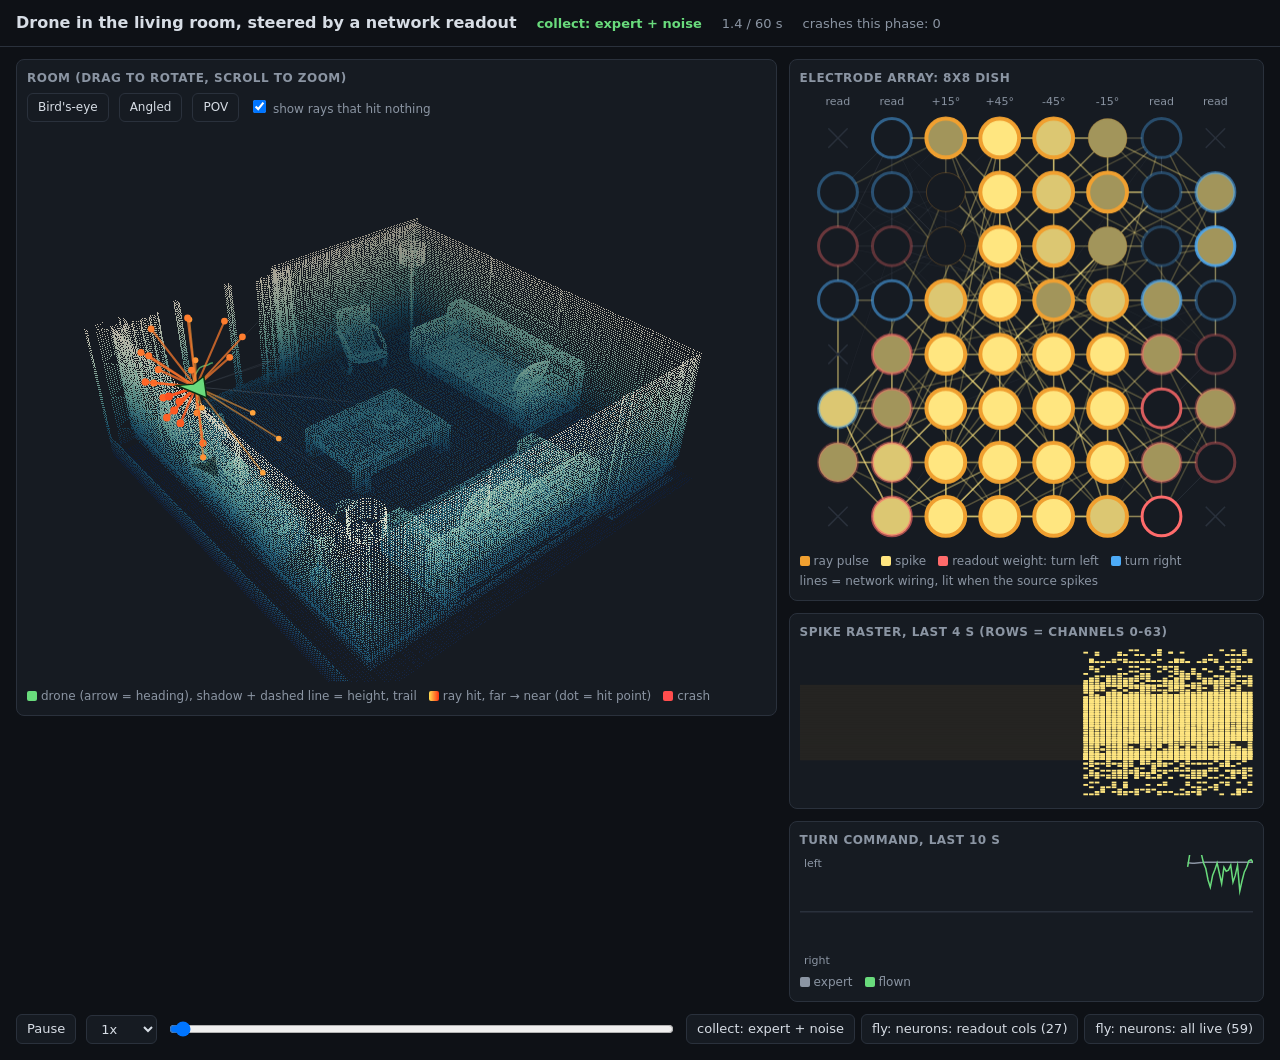
<file: replay/index.html>
<!doctype html>
<html lang="en">
<head>
<meta charset="utf-8">
<meta name="viewport" content="width=device-width, initial-scale=1">
<title>Drone Replay</title>
<style>
  :root {
    --bg: #0e1116; --panel: #161b22; --line: #2a313c; --text: #d7dde5; --muted: #8b95a3;
    --stim: #f0a030; --spike: #ffe680; --left: #ff6b6b; --right: #4dabf7; --accent: #69db7c; --crash: #ff4d4d;
  }
  * { box-sizing: border-box; }
  body { margin: 0; background: var(--bg); color: var(--text); font: 13px/1.4 ui-sans-serif, system-ui, sans-serif; }
  header { display: flex; flex-wrap: wrap; gap: 8px 20px; align-items: baseline; padding: 12px 16px; border-bottom: 1px solid var(--line); }
  header h1 { font-size: 16px; margin: 0; }
  #phase { color: var(--accent); font-weight: 600; }
  .stat { color: var(--muted); font-variant-numeric: tabular-nums; }
  main { display: grid; grid-template-columns: minmax(0, 1.6fr) minmax(0, 1fr); gap: 12px; padding: 12px 16px; }
  @media (max-width: 860px) { main { grid-template-columns: minmax(0, 1fr); } }
  .panel { background: var(--panel); border: 1px solid var(--line); border-radius: 8px; padding: 10px; min-width: 0; }
  .panel h2 { font-size: 12px; font-weight: 600; color: var(--muted); margin: 0 0 6px; text-transform: uppercase; letter-spacing: .04em; }
  canvas { display: block; width: 100%; }
  #room { aspect-ratio: 4 / 3; cursor: grab; touch-action: none; }
  #dish { aspect-ratio: 1; }
  #raster { aspect-ratio: 3 / 1; }
  #cmd { aspect-ratio: 4 / 1; }
  main > .panel { align-self: start; }
  button.on { background: var(--accent); color: #0b2e13; border-color: var(--accent); }
  .views { display: flex; flex-wrap: wrap; gap: 6px 10px; align-items: center; margin-bottom: 6px; color: var(--muted); font-size: 12px; }
  .side { display: flex; flex-direction: column; gap: 12px; min-width: 0; }
  .legend { display: flex; flex-wrap: wrap; gap: 4px 12px; color: var(--muted); font-size: 12px; margin-top: 6px; }
  .legend i { display: inline-block; width: 10px; height: 10px; border-radius: 2px; margin-right: 4px; vertical-align: -1px; }
  footer { display: flex; flex-wrap: wrap; gap: 10px; align-items: center; padding: 0 16px 16px; }
  footer input[type=range] { flex: 1 1 200px; min-width: 0; }
  button, select { background: var(--panel); color: var(--text); border: 1px solid var(--line); border-radius: 6px; padding: 5px 10px; font: inherit; cursor: pointer; }
  button:focus-visible, select:focus-visible, input:focus-visible { outline: 2px solid var(--accent); outline-offset: 2px; }
  #phases { display: flex; flex-wrap: wrap; gap: 6px; }
  #missing { padding: 40px 16px; color: var(--muted); }
</style>
</head>
<body>
<header>
  <h1>Drone in the living room, steered by a network readout</h1>
  <span id="phase"></span>
  <span class="stat" id="clock"></span>
  <span class="stat" id="crashes"></span>
</header>
<div id="missing" hidden>No data. Run <code>nav3d.py</code> first; it writes <code>replay/data.js</code> next to this page.</div>
<main>
  <section class="panel">
    <h2>Room (drag to rotate, scroll to zoom)</h2>
    <div class="views">
      <button id="viewTop">Bird's-eye</button><button id="viewAngle">Angled</button><button id="viewPov" aria-pressed="false">POV</button>
      <label><input type="checkbox" id="showMisses" checked> show rays that hit nothing</label>
    </div>
    <canvas id="room"></canvas>
    <div class="legend">
      <span><i style="background:var(--accent)"></i>drone (arrow = heading), shadow + dashed line = height, trail</span>
      <span><i style="background:linear-gradient(90deg,rgb(255,220,80),rgb(255,50,20))"></i>ray hit, far → near (dot = hit point)</span>
      <span><i style="background:var(--crash)"></i>crash</span>
    </div>
  </section>
  <div class="side">
    <section class="panel">
      <h2>Electrode array: 8x8 dish</h2>
      <canvas id="dish"></canvas>
      <div class="legend">
        <span><i style="background:var(--stim)"></i>ray pulse</span>
        <span><i style="background:var(--spike)"></i>spike</span>
        <span><i style="background:var(--left)"></i>readout weight: turn left</span>
        <span><i style="background:var(--right)"></i>turn right</span>
        <span>lines = network wiring, lit when the source spikes</span>
      </div>
    </section>
    <section class="panel">
      <h2>Spike raster, last 4 s (rows = channels 0-63)</h2>
      <canvas id="raster"></canvas>
    </section>
    <section class="panel">
      <h2>Turn command, last 10 s</h2>
      <canvas id="cmd"></canvas>
      <div class="legend">
        <span><i style="background:var(--muted)"></i>expert</span>
        <span><i style="background:var(--accent)"></i>flown</span>
      </div>
    </section>
  </div>
</main>
<footer>
  <button id="play" aria-label="Play or pause">Pause</button>
  <select id="speed" aria-label="Playback speed">
    <option value="0.5">0.5x</option><option value="1" selected>1x</option><option value="4">4x</option><option value="16">16x</option>
  </select>
  <input id="scrub" type="range" min="0" value="0" aria-label="Timeline">
  <div id="phases"></div>
</footer>
<script src="data.js"></script>
<script>
const R = window.RUN;
if (!R) { document.getElementById('missing').hidden = false; document.querySelector('main').hidden = true; throw 0; }
const css = n => getComputedStyle(document.documentElement).getPropertyValue(n).trim();
const COL = { stim: css('--stim'), spike: css('--spike'), left: css('--left'), right: css('--right'),
              accent: css('--accent'), crash: css('--crash'), line: css('--line'), muted: css('--muted'), panel: css('--panel') };
const F = R.frames, N = F.length;
const isSensory = new Set(R.sensory), isReadout = new Set(R.readout), isDead = new Set(R.dead);

// ---------- canvases sized to CSS pixels x DPR ----------
function fit(c) {
  const r = c.getBoundingClientRect(), d = devicePixelRatio || 1;
  if (c.width !== Math.round(r.width * d)) { c.width = Math.round(r.width * d); c.height = Math.round(r.height * d); }
  const g = c.getContext('2d'); g.setTransform(d, 0, 0, d, 0, 0); return [g, r.width, r.height];
}

// ---------- room: orbit camera, cached point cloud ----------
const room = document.getElementById('room');
const ctr = [R.origin[0] + R.size[0] / 2, R.origin[1] + R.size[1] / 2, R.size[2] / 2];
const cam = { th: 0.7, ph: 0.6, dist: 11 };
let cloud = null, cloudKey = '';
function projector(W, H) {
  const ct = Math.cos(cam.th), st = Math.sin(cam.th), cp = Math.cos(cam.ph), sp = Math.sin(cam.ph), f = Math.min(W, H) * 1.6;
  return (x, z, h) => {
    const dx = x - ctr[0], dy = h - ctr[2], dz = z - ctr[1];
    const x1 = dx * ct - dz * st, z1 = dx * st + dz * ct;
    const y2 = dy * cp + z1 * sp, z2 = z1 * cp - dy * sp;    // pitch > 0 looks down; pi/2 = bird's-eye
    const s = f / (cam.dist + z2);
    return [W / 2 + x1 * s, H / 2 - y2 * s, z2, s];
  };
}
function orbitProjector(W, H) {
  const P = projector(W, H), reach = Math.hypot(...R.size) / 2;
  P.shade = z => 0.5 + 0.5 * Math.max(0, Math.min(1, (reach - z) / (2 * reach)));   // nearer = brighter
  P.size = s => s * 0.011;
  return P;
}
// First-person camera at the drone, looking along its heading, tilted 12 deg down, ~100 deg wide.
const POV_PITCH = 0.21;
function povProjector(W, H, fr) {
  const [ex, ez, eh] = fr.p, cy = Math.cos(fr.yaw), sy = Math.sin(fr.yaw), cp = Math.cos(POV_PITCH), sp = Math.sin(POV_PITCH);
  const f = [cp * cy, cp * sy, -sp], r = [sy, -cy, 0], u = [cy * sp, sy * sp, cp], foc = W / 2 / Math.tan(0.87);
  const P = (x, z, h) => {
    const dx = x - ex, dz = z - ez, dh = h - eh;
    const zc = dx * f[0] + dz * f[1] + dh * f[2];
    if (zc < 0.05) return null;                       // behind the camera
    const xc = dx * r[0] + dz * r[1], yc = dx * u[0] + dz * u[1] + dh * u[2], s = foc / zc;
    return [W / 2 + xc * s, H / 2 - yc * s, zc, s];
  };
  P.shade = z => 0.3 + 0.7 * Math.max(0, Math.min(1, 1 - z / 5));
  P.size = s => s * 0.02;
  return P;
}
// Height palette, floor -> ceiling: deep blue, teal, pale mint, warm white. 256-entry lookup.
const PALETTE = (() => {
  const stops = [[22, 40, 74], [38, 110, 140], [120, 190, 180], [200, 230, 210], [250, 240, 220]];
  return Array.from({ length: 256 }, (_, i) => {
    const t = i / 255 * (stops.length - 1), k = Math.min(stops.length - 2, Math.floor(t)), f = t - k;
    return stops[k].map((c, j) => c + (stops[k + 1][j] - c) * f);
  });
})();
let dragging = false, pov = false;
function rayColour(c) {                               // closeness 0..1: yellow -> orange -> red
  return `rgb(255,${Math.round(220 - 170 * c)},${Math.round(80 - 60 * c)})`;
}
function drawCloud(W, H, fr) {
  const key = pov ? [W, H, 'pov', ...fr.p, fr.yaw].join() : [W, H, cam.th, cam.ph, cam.dist, dragging].join();
  if (key === cloudKey) return;
  cloudKey = key;
  const d = devicePixelRatio || 1, PW = Math.round(W * d), PH = Math.round(H * d);
  cloud = document.createElement('canvas'); cloud.width = PW; cloud.height = PH;
  const g = cloud.getContext('2d'), img = g.createImageData(PW, PH), px = img.data;
  const depth = new Float32Array(PW * PH).fill(Infinity);
  const P = pov ? povProjector(W, H, fr) : orbitProjector(W, H), hMax = R.size[2], maxR = pov ? 8 : 4;
  const step = dragging ? 4 : 1;                 // thin the cloud while rotating, full detail at rest
  for (let n = 0; n < R.points.length; n += step) {
    const [x, z, h] = R.points[n], q = P(x, z, h);
    if (!q) continue;
    const [u, v, z2, s] = q;
    const cx = Math.round(u * d), cy = Math.round(v * d);
    const r = Math.max(1, Math.min(maxR, Math.round(P.size(s) * d * (dragging ? 1.6 : 1))));   // nearer = bigger
    const shade = P.shade(z2);                                                                  // nearer = brighter
    const c = PALETTE[Math.max(0, Math.min(255, Math.round(h / hMax * 255)))];
    for (let yy = cy; yy < cy + r; yy++) {
      if (yy < 0 || yy >= PH) continue;
      for (let xx = cx; xx < cx + r; xx++) {
        if (xx < 0 || xx >= PW) continue;
        const k = yy * PW + xx;
        if (z2 >= depth[k]) continue;            // depth test: near points cover far ones
        depth[k] = z2; const o = 4 * k;
        px[o] = c[0] * shade; px[o + 1] = c[1] * shade; px[o + 2] = c[2] * shade; px[o + 3] = 255;
      }
    }
  }
  g.putImageData(img, 0, 0);
}
function drawRoom(i) {
  const [g, W, H] = fit(room), fr = F[i];
  drawCloud(W, H, fr);
  g.clearRect(0, 0, W, H);
  g.drawImage(cloud, 0, 0, W, H);
  if (pov) return drawPov(g, W, H, i);
  const P = projector(W, H);
  // trail since the last crash (or phase start)
  const start = phaseOf(i).start;
  g.strokeStyle = COL.accent; g.globalAlpha = 0.7; g.lineWidth = 1.5; g.beginPath();
  for (let j = Math.max(start, i - 600), first = true; j <= i; j++) {
    if (F[j].crash && j < i) { first = true; continue; }
    const [u, v] = P(...F[j].p); first ? g.moveTo(u, v) : g.lineTo(u, v); first = false;
  }
  g.stroke(); g.globalAlpha = 1;
  // rays: misses as faint hairlines, hits coloured far (yellow) -> near (red) with a dot at the hit point
  const [px, pz, ph] = fr.p, [u0, v0] = P(px, pz, ph), hits = [];
  R.az.forEach((a, k) => R.el.forEach((e, t) => {
    const d = fr.rays[k * R.el.length + t], A = fr.yaw + a;
    const end = P(px + d * Math.cos(e) * Math.cos(A), pz + d * Math.cos(e) * Math.sin(A), ph + d * Math.sin(e));
    if (d < R.range - 1e-6) hits.push([1 - d / R.range, end]);
    else if (showMisses.checked) { g.strokeStyle = COL.muted; g.globalAlpha = 0.18; g.lineWidth = 0.7; g.beginPath(); g.moveTo(u0, v0); g.lineTo(end[0], end[1]); g.stroke(); }
  }));
  hits.sort((x, y) => x[0] - y[0]);                  // closest drawn last, on top
  for (const [c, [u, v]] of hits) {
    const col = rayColour(c);
    g.globalAlpha = 0.35 + 0.65 * c; g.strokeStyle = col; g.lineWidth = 1 + 2 * c;
    g.beginPath(); g.moveTo(u0, v0); g.lineTo(u, v); g.stroke();
    g.globalAlpha = 1; g.fillStyle = col; g.beginPath(); g.arc(u, v, 2 + 2.5 * c, 0, 7); g.fill();
  }
  g.globalAlpha = 1;
  // drone: arrowhead in the horizontal plane, with a floor shadow and a dashed altitude line
  const fx = Math.cos(fr.yaw), fz = Math.sin(fr.yaw), lx = -fz, lz = fx, L = 0.3;
  const arrow = hh => [[L, 0], [-0.55 * L, 0.6 * L], [-0.25 * L, 0], [-0.55 * L, -0.6 * L]]
    .map(([f, l]) => P(px + f * fx + l * lx, pz + f * fz + l * lz, hh));
  const shape = (pts, fill, stroke) => {
    g.beginPath(); pts.forEach(([u, v], n) => n ? g.lineTo(u, v) : g.moveTo(u, v)); g.closePath();
    g.fillStyle = fill; g.fill(); if (stroke) { g.strokeStyle = stroke; g.lineWidth = 1.5; g.stroke(); }
  };
  const [us, vs] = P(px, pz, 0.01);
  g.setLineDash([3, 4]); g.strokeStyle = COL.accent; g.globalAlpha = 0.6; g.lineWidth = 1;
  g.beginPath(); g.moveTo(us, vs); g.lineTo(u0, v0); g.stroke(); g.setLineDash([]);
  g.globalAlpha = 0.45; shape(arrow(0.01), '#000'); g.globalAlpha = 1;
  shape(arrow(ph), COL.accent, '#0b2e13');
  // crash flash (crash frames show the respawn position; mark the previous one)
  for (let j = i; j > i - 10 && j > 0; j--) if (F[j].crash) {
    const [uc, vc] = P(...F[j - 1].p);
    g.strokeStyle = COL.crash; g.globalAlpha = 1 - (i - j) / 10; g.lineWidth = 3;
    g.beginPath(); g.arc(uc, vc, 10 + 2 * (i - j), 0, 7); g.stroke(); g.globalAlpha = 1;
  }
}
function drawPov(g, W, H, i) {
  const fr = F[i], P = povProjector(W, H, fr), [px, pz, ph] = fr.p, hits = [];
  // ray hit points, far (yellow, small) -> near (red, big)
  R.az.forEach((a, k) => R.el.forEach((e, t) => {
    const d = fr.rays[k * R.el.length + t], A = fr.yaw + a;
    if (d >= R.range - 1e-6) return;
    const q = P(px + d * Math.cos(e) * Math.cos(A), pz + d * Math.cos(e) * Math.sin(A), ph + d * Math.sin(e));
    if (q) hits.push([1 - d / R.range, q]);
  }));
  hits.sort((x, y) => x[0] - y[0]);
  for (const [c, [u, v]] of hits) {
    g.fillStyle = rayColour(c); g.globalAlpha = 0.5 + 0.5 * c;
    g.beginPath(); g.arc(u, v, 4 + 8 * c, 0, 7); g.fill();
    g.globalAlpha = 1; g.strokeStyle = '#000'; g.lineWidth = 1; g.stroke();
  }
  // crosshair
  g.strokeStyle = COL.accent; g.lineWidth = 2; g.globalAlpha = 0.9;
  g.beginPath(); g.moveTo(W / 2 - 12, H / 2); g.lineTo(W / 2 - 4, H / 2); g.moveTo(W / 2 + 4, H / 2); g.lineTo(W / 2 + 12, H / 2);
  g.moveTo(W / 2, H / 2 - 12); g.lineTo(W / 2, H / 2 - 4); g.moveTo(W / 2, H / 2 + 4); g.lineTo(W / 2, H / 2 + 12); g.stroke();
  g.globalAlpha = 1;
  // HUD: turn bar (flown = green fill, expert = grey tick), height, climb
  const bw = Math.min(260, W * 0.5), bx = (W - bw) / 2, by = H - 28, x = v => bx + bw / 2 - v / 1.5 * bw / 2;
  g.fillStyle = 'rgba(0,0,0,.55)'; g.fillRect(bx - 50, by - 20, bw + 100, 40);
  g.strokeStyle = COL.line; g.strokeRect(bx, by - 5, bw, 10);
  g.fillStyle = COL.accent; g.fillRect(Math.min(x(fr.cmd[0]), bx + bw / 2), by - 5, Math.abs(x(fr.cmd[0]) - bx - bw / 2), 10);
  g.fillStyle = COL.muted; g.fillRect(x(fr.exp[0]) - 1.5, by - 9, 3, 18);
  g.font = '11px ui-sans-serif, system-ui'; g.textAlign = 'center';
  g.fillText('left', bx - 22, by + 4); g.fillText('right', bx + bw + 24, by + 4);
  g.textAlign = 'left'; g.fillStyle = COL.accent;
  g.fillText(`height ${ph.toFixed(2)} m   climb ${fr.cmd[1] >= 0 ? '+' : ''}${fr.cmd[1].toFixed(2)} m/s`, 10, 18);
  // crash flash
  for (let j = i; j > i - 10 && j > 0; j--) if (F[j].crash) {
    g.fillStyle = COL.crash; g.globalAlpha = 0.45 * (1 - (i - j) / 10); g.fillRect(0, 0, W, H); g.globalAlpha = 1; break;
  }
}
// orbit controls
let drag = null;
room.addEventListener('pointerdown', e => { if (pov) return; drag = [e.clientX, e.clientY]; dragging = true; room.setPointerCapture(e.pointerId); room.style.cursor = 'grabbing'; });
room.addEventListener('pointermove', e => {
  if (!drag) return;
  cam.th += (e.clientX - drag[0]) * 0.008; cam.ph = Math.max(-0.1, Math.min(Math.PI / 2, cam.ph + (e.clientY - drag[1]) * 0.008));
  drag = [e.clientX, e.clientY]; render();
});
room.addEventListener('pointerup', () => { drag = null; dragging = false; room.style.cursor = 'grab'; render(); });
room.addEventListener('wheel', e => { e.preventDefault(); cam.dist = Math.max(4, Math.min(20, cam.dist * (1 + e.deltaY * 0.001))); render(); }, { passive: false });

// ---------- dish ----------
const dish = document.getElementById('dish');
const glow = new Float32Array(64), pulse = new Float32Array(64);
const maxW = Math.max(...R.turn_w.map(Math.abs)) || 1, maxE = Math.max(...R.edges.map(e => e[2]));
const elDeg = {};                                     // column -> tilt label for sensory columns
R.sensory.forEach((ch, idx) => elDeg[Math.floor(ch / 8)] = Math.round(R.el[idx % R.el.length] * 180 / Math.PI));
let lastDishFrame = -1;
function drawDish(i) {
  const [g, W, H] = fit(dish);
  const top = 18, pad = 4, cell = Math.min((W - 2 * pad) / 8, (H - top - pad) / 8);
  const ox = (W - 8 * cell) / 2, cx = c => ox + (c + 0.5) * cell, cy = r => top + (r + 0.5) * cell;
  const at = ch => [cx(Math.floor(ch / 8)), cy(ch % 8)];
  // decay, then add this frame's events (only when moving forward one frame; else reset)
  if (i !== lastDishFrame + 1) { glow.fill(0); pulse.fill(0); }
  for (let k = 0; k < 64; k++) { glow[k] *= 0.55; pulse[k] *= 0.5; }
  const fr = F[i];
  const n = new Uint8Array(64); for (const ch of fr.spk) n[ch]++;
  for (let k = 0; k < 64; k++) if (n[k]) glow[k] = Math.max(glow[k], Math.min(1, 0.35 + n[k] / 4));
  for (const ch of fr.stim) pulse[ch] = 1;
  lastDishFrame = i;
  g.clearRect(0, 0, W, H);
  // column labels
  g.fillStyle = COL.muted; g.font = '11px ui-sans-serif, system-ui'; g.textAlign = 'center';
  for (let c = 0; c < 8; c++) g.fillText(c in elDeg ? `${elDeg[c] > 0 ? '+' : ''}${elDeg[c]}°` : 'read', cx(c), 12);
  // wiring
  for (const [pre, post, w] of R.edges) {
    const [x1, y1] = at(pre), [x2, y2] = at(post), lit = glow[pre];
    g.strokeStyle = lit > 0.3 ? COL.spike : COL.muted;
    g.globalAlpha = lit > 0.3 ? 0.15 + 0.6 * lit * w / maxE : 0.05 + 0.1 * w / maxE;
    g.lineWidth = lit > 0.3 ? 1.5 : 1;
    g.beginPath(); g.moveTo(x1, y1); g.lineTo(x2, y2); g.stroke();
  }
  g.globalAlpha = 1;
  // electrodes
  for (let ch = 0; ch < 64; ch++) {
    const [x, y] = at(ch), r = cell * 0.36;
    if (isDead.has(ch)) {
      g.strokeStyle = COL.line; g.lineWidth = 1.5; g.beginPath();
      g.moveTo(x - r / 2, y - r / 2); g.lineTo(x + r / 2, y + r / 2); g.moveTo(x + r / 2, y - r / 2); g.lineTo(x - r / 2, y + r / 2); g.stroke();
      continue;
    }
    g.fillStyle = COL.panel; g.beginPath(); g.arc(x, y, r, 0, 7); g.fill();
    if (glow[ch] > 0.02) { g.fillStyle = COL.spike; g.globalAlpha = glow[ch]; g.beginPath(); g.arc(x, y, r, 0, 7); g.fill(); g.globalAlpha = 1; }
    if (isReadout.has(ch)) {
      const w = R.turn_w[ch] / maxW;
      g.strokeStyle = w > 0 ? COL.left : COL.right; g.globalAlpha = 0.25 + 0.75 * Math.abs(w); g.lineWidth = 3;
    } else { g.strokeStyle = COL.stim; g.globalAlpha = 0.25 + 0.75 * pulse[ch]; g.lineWidth = 1 + 3 * pulse[ch]; }
    g.beginPath(); g.arc(x, y, r, 0, 7); g.stroke(); g.globalAlpha = 1;
  }
}

// ---------- raster + command plot ----------
const raster = document.getElementById('raster'), cmdC = document.getElementById('cmd');
function drawRaster(i) {
  const [g, W, H] = fit(raster), n = Math.round(4 * R.fps), rowH = H / 64;
  g.clearRect(0, 0, W, H);
  for (let ch = 0; ch < 64; ch++) if (isSensory.has(ch)) { g.fillStyle = COL.stim; g.globalAlpha = 0.07; g.fillRect(0, ch * rowH, W, rowH); }
  g.globalAlpha = 1; g.fillStyle = COL.spike;
  for (let j = Math.max(0, i - n + 1); j <= i; j++) {
    const x = W - (i - j + 1) * W / n;
    for (const ch of F[j].spk) g.fillRect(x, ch * rowH, Math.max(1.5, W / n - 1), Math.max(1, rowH - 0.5));
  }
}
function drawCmd(i) {
  const [g, W, H] = fit(cmdC), n = Math.round(10 * R.fps), y = v => H / 2 - v / 1.6 * (H / 2 - 4);
  g.clearRect(0, 0, W, H);
  g.strokeStyle = COL.line; g.beginPath(); g.moveTo(0, H / 2); g.lineTo(W, H / 2); g.stroke();
  for (const [key, col] of [['exp', COL.muted], ['cmd', COL.accent]]) {
    g.strokeStyle = col; g.lineWidth = 1.5; g.beginPath();
    for (let j = Math.max(0, i - n + 1), first = true; j <= i; j++) {
      const x = W - (i - j) * W / n; first ? g.moveTo(x, y(F[j][key][0])) : g.lineTo(x, y(F[j][key][0])); first = false;
    }
    g.stroke();
  }
  g.fillStyle = COL.muted; g.font = '11px ui-sans-serif, system-ui'; g.textAlign = 'left';
  g.fillText('left', 4, 12); g.fillText('right', 4, H - 4);
}

// ---------- playback ----------
const scrub = document.getElementById('scrub'), playBtn = document.getElementById('play'), speedSel = document.getElementById('speed');
scrub.max = N - 1;
let frame = 0, playing = true, acc = 0, last = performance.now();
const phaseOf = i => { let p = R.phases[0]; for (const q of R.phases) if (q.start <= i) p = q; return p; };
const phaseEnd = p => { const k = R.phases.indexOf(p); return k + 1 < R.phases.length ? R.phases[k + 1].start : N; };
const phasesDiv = document.getElementById('phases');
for (const p of R.phases) {
  const b = document.createElement('button'); b.textContent = p.name;
  b.onclick = () => { frame = p.start; lastDishFrame = -1; render(); }; phasesDiv.append(b);
}
function render() {
  const p = phaseOf(frame);
  let crashes = 0; for (let j = p.start; j <= frame; j++) crashes += F[j].crash;
  const t = (frame - p.start) / R.fps, total = (phaseEnd(p) - p.start) / R.fps;
  document.getElementById('phase').textContent = p.name;
  document.getElementById('clock').textContent = `${t.toFixed(1)} / ${total.toFixed(0)} s`;
  document.getElementById('crashes').textContent = `crashes this phase: ${crashes}`;
  scrub.value = frame;
  drawRoom(frame); drawDish(frame); drawRaster(frame); drawCmd(frame);
}
function loop(now) {
  if (playing) {
    acc += (now - last) / 1000 * R.fps * +speedSel.value;
    const steps = Math.floor(acc); acc -= steps;
    for (let s = 0; s < steps && frame < N - 1; s++) { frame++; if (s < steps - 1) drawDish(frame); }
    if (steps) render();
    if (frame >= N - 1) { playing = false; playBtn.textContent = 'Play'; }
  }
  last = now; requestAnimationFrame(loop);
}
playBtn.onclick = () => { playing = !playing; if (playing && frame >= N - 1) frame = 0; playBtn.textContent = playing ? 'Pause' : 'Play'; };
scrub.oninput = () => { frame = +scrub.value; lastDishFrame = -1; render(); };
const showMisses = document.getElementById('showMisses');
showMisses.onchange = () => render();
const povBtn = document.getElementById('viewPov');
const setPov = on => { pov = on; povBtn.setAttribute('aria-pressed', on); povBtn.classList.toggle('on', on); room.style.cursor = on ? 'default' : 'grab'; cloudKey = ''; };
povBtn.onclick = () => { setPov(!pov); render(); };
document.getElementById('viewTop').onclick = () => { setPov(false); cam.th = 0; cam.ph = Math.PI / 2; cam.dist = 10; render(); };
document.getElementById('viewAngle').onclick = () => { setPov(false); cam.th = 0.7; cam.ph = 0.6; cam.dist = 11; render(); };
addEventListener('resize', () => { cloudKey = ''; render(); });
frame = Math.min(N - 1, +(location.hash.match(/f=(\d+)/) || [0, 0])[1]);   // e.g. index.html#f=4000
render(); requestAnimationFrame(loop);
</script>
</body>
</html>
</file>
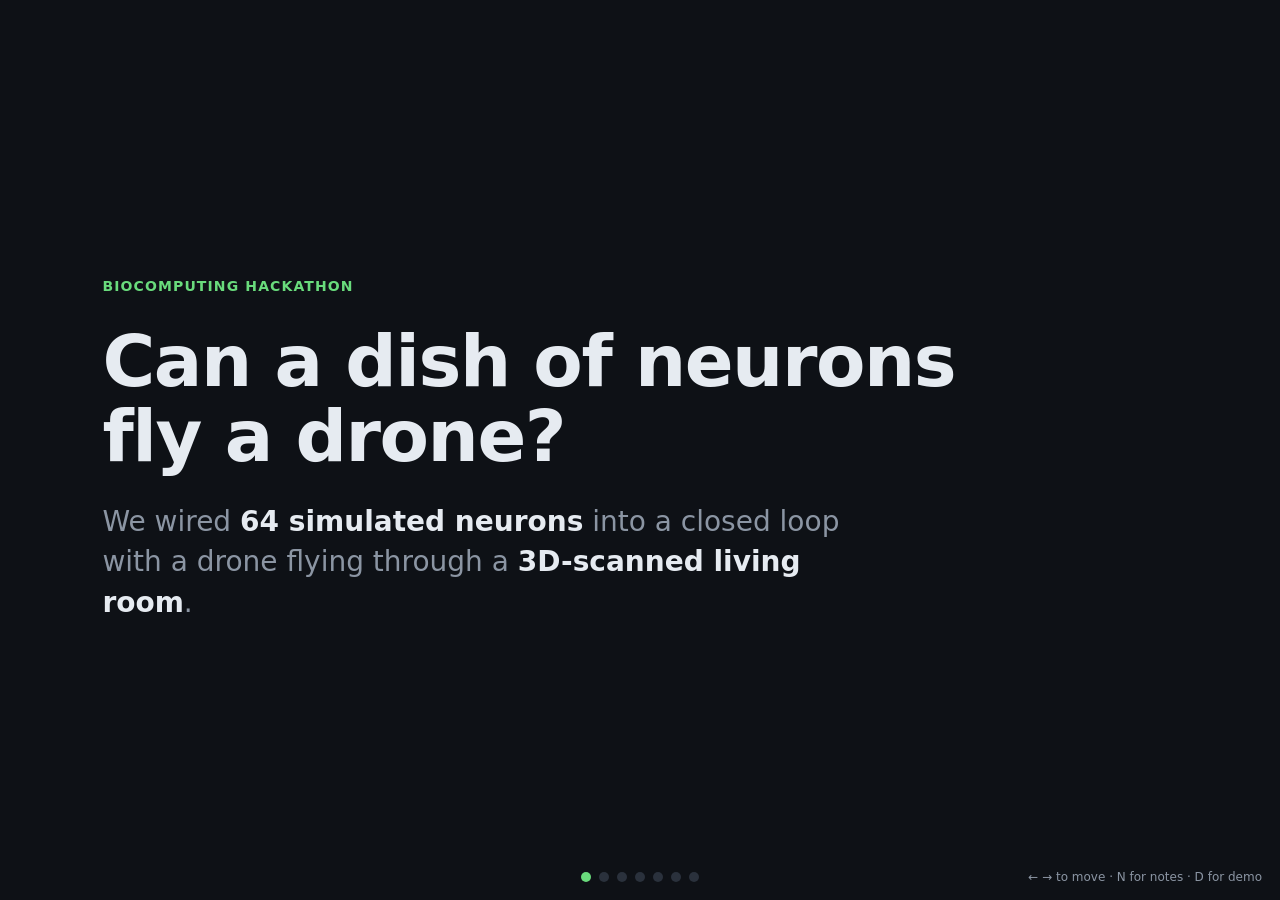
<file: replay/slides.html>
<!doctype html>
<html lang="en">
<head>
<meta charset="utf-8">
<meta name="viewport" content="width=device-width, initial-scale=1">
<title>Neurons Fly Drone</title>
<style>
  :root {
    --bg: #0e1116; --panel: #161b22; --line: #2a313c; --text: #e6ebf1; --muted: #8b95a3;
    --stim: #f0a030; --spike: #ffe680; --accent: #69db7c; --left: #ff6b6b; --right: #4dabf7; --base: #4a5260;
  }
  * { box-sizing: border-box; }
  html, body { margin: 0; height: 100%; background: var(--bg); color: var(--text); font: 18px/1.45 ui-sans-serif, system-ui, sans-serif; overflow: hidden; }
  .slide { position: absolute; inset: 0; display: none; flex-direction: column; justify-content: center; padding: 6vh 8vw; gap: 3vh; }
  .slide.on { display: flex; }
  h1 { font-size: clamp(34px, 6vw, 72px); line-height: 1.05; margin: 0; letter-spacing: -0.02em; }
  h2 { font-size: clamp(26px, 4vw, 48px); line-height: 1.1; margin: 0; letter-spacing: -0.01em; }
  .kicker { color: var(--accent); font-weight: 600; text-transform: uppercase; letter-spacing: .08em; font-size: 14px; }
  .big { font-size: clamp(18px, 2.2vw, 28px); color: var(--muted); max-width: 42ch; margin: 0; }
  .big b { color: var(--text); font-weight: 600; }
  em { font-style: normal; color: var(--accent); }
  .row { display: flex; flex-wrap: wrap; gap: 2.5vw; align-items: center; }
  .card { background: var(--panel); border: 1px solid var(--line); border-radius: 12px; padding: 18px 22px; flex: 1 1 220px; min-width: 0; }
  .stack .card { flex: none; }
  .card h3 { margin: 0 0 6px; font-size: 20px; }
  .card p { margin: 0; color: var(--muted); }
  .num { font-size: clamp(30px, 4vw, 52px); font-weight: 700; color: var(--accent); line-height: 1; }
  svg { max-width: 100%; height: auto; display: block; }
  .note { color: var(--muted); font-size: 14px; }
  /* chart */
  .bars { display: grid; grid-template-columns: max-content 1fr max-content; gap: 10px 14px; align-items: center; max-width: 900px; width: 100%; }
  .bars .lab { text-align: right; color: var(--text); font-size: clamp(14px, 1.6vw, 19px); }
  .bars .lab small { display: block; color: var(--muted); font-size: 13px; }
  .bars .track { height: 26px; position: relative; }
  .bars .bar { height: 100%; border-radius: 0 4px 4px 0; background: var(--base); min-width: 3px; }
  .bars .bar.n { background: var(--accent); }
  .bars .val { font-variant-numeric: tabular-nums; color: var(--text); font-size: clamp(14px, 1.6vw, 19px); }
  .demo-btn { display: inline-block; background: var(--accent); color: #0b2e13; font-weight: 700; font-size: clamp(20px, 2.4vw, 30px); padding: 18px 34px; border-radius: 12px; text-decoration: none; }
  .demo-btn:focus-visible, button:focus-visible { outline: 3px solid var(--text); outline-offset: 3px; }
  /* chrome */
  nav { position: fixed; bottom: 18px; left: 0; right: 0; display: flex; justify-content: center; gap: 8px; }
  nav button { width: 10px; height: 10px; border-radius: 50%; border: 0; padding: 0; background: var(--line); cursor: pointer; }
  nav button.on { background: var(--accent); }
  .hint { position: fixed; bottom: 14px; right: 18px; color: var(--muted); font-size: 12px; }
  aside.notes { display: none; position: fixed; left: 0; right: 0; bottom: 44px; margin: 0 8vw; background: #000c; border: 1px solid var(--line); border-radius: 8px; padding: 10px 14px; color: var(--muted); font-size: 15px; }
  body.show-notes .slide.on aside.notes { display: block; }
  @media (max-width: 640px) { .slide { padding: 5vh 16px; } .bars { grid-template-columns: max-content 1fr max-content; gap: 8px; } }
</style>
</head>
<body>

<!-- 1. Hook -->
<section class="slide on">
  <div class="kicker">Biocomputing hackathon</div>
  <h1>Can a dish of neurons<br>fly a drone?</h1>
  <p class="big">We wired <b>64 simulated neurons</b> into a closed loop with a drone flying through a <b>3D-scanned living room</b>.</p>
  <aside class="notes">~15 s. Living neurons on a chip (Cortical Labs CL1) can be stimulated and read. We ask: can they steer something in 3D? Today: on the CL SDK simulator, same code runs on the real chip.</aside>
</section>

<!-- 2. Key idea -->
<section class="slide">
  <div class="kicker">The trick</div>
  <h2>We never train the neurons.<br>We only learn to <em>read</em> them.</h2>
  <div class="row">
    <div class="card"><h3>The neurons</h3><p>Left exactly as they are. They mix whatever we send in, nonlinearly and noisily.</p></div>
    <div class="card"><h3>The readout</h3><p>One small table of weights: spikes in, steering out. Trained in under a second.</p></div>
  </div>
  <p class="note">This is called reservoir computing. On real tissue you can't rewire the cells, so this is the approach that transfers.</p>
  <aside class="notes">~15 s. Key message: the network is a fixed black box. All the learning is in a tiny linear readout on top.</aside>
</section>

<!-- 3. The loop -->
<section class="slide">
  <div class="kicker">How it works · 100 times per second</div>
  <h2>A closed loop</h2>
  <svg viewBox="0 0 1000 260" role="img" aria-label="Loop: lidar rays, pulses, neurons, readout, steering, back to the drone">
    <defs><marker id="ar" viewBox="0 0 10 10" refX="9" refY="5" markerWidth="7" markerHeight="7" orient="auto"><path d="M0,0 L10,5 L0,10 z" fill="#8b95a3"/></marker></defs>
    <g font-family="ui-sans-serif, system-ui" text-anchor="middle">
      <g><rect x="10" y="40" width="170" height="110" rx="12" fill="#161b22" stroke="#2a313c"/>
        <text x="95" y="85" font-size="22" fill="#e6ebf1" font-weight="600">1. See</text>
        <text x="95" y="115" font-size="16" fill="#8b95a3">32 lidar rays</text></g>
      <g><rect x="215" y="40" width="170" height="110" rx="12" fill="#161b22" stroke="#f0a030"/>
        <text x="300" y="85" font-size="22" fill="#e6ebf1" font-weight="600">2. Pulse</text>
        <text x="300" y="115" font-size="16" fill="#8b95a3">closer = faster</text></g>
      <g><rect x="420" y="40" width="170" height="110" rx="12" fill="#161b22" stroke="#ffe680"/>
        <text x="505" y="85" font-size="22" fill="#e6ebf1" font-weight="600">3. Neurons</text>
        <text x="505" y="115" font-size="16" fill="#8b95a3">spread &amp; spike</text></g>
      <g><rect x="625" y="40" width="170" height="110" rx="12" fill="#161b22" stroke="#69db7c"/>
        <text x="710" y="85" font-size="22" fill="#e6ebf1" font-weight="600">4. Read</text>
        <text x="710" y="115" font-size="16" fill="#8b95a3">spikes × weights</text></g>
      <g><rect x="830" y="40" width="160" height="110" rx="12" fill="#161b22" stroke="#2a313c"/>
        <text x="910" y="85" font-size="22" fill="#e6ebf1" font-weight="600">5. Steer</text>
        <text x="910" y="115" font-size="16" fill="#8b95a3">turn + climb</text></g>
      <g stroke="#8b95a3" stroke-width="2.5" fill="none" marker-end="url(#ar)">
        <path d="M182 95 H211"/><path d="M387 95 H416"/><path d="M592 95 H621"/><path d="M797 95 H826"/>
        <path d="M910 152 V215 H95 V154"/>
      </g>
      <text x="500" y="240" font-size="16" fill="#8b95a3">drone moves → new view → repeat</text>
    </g>
  </svg>
  <aside class="notes">~20 s. Walk the boxes left to right. Distance becomes pulse rate, the same way the DishBrain Pong experiment encoded the ball.</aside>
</section>

<!-- 4. The dish -->
<section class="slide">
  <div class="kicker">The electrode map</div>
  <h2>The dish sees a panorama</h2>
  <div class="row" style="align-items:flex-start">
    <svg viewBox="0 0 340 360" style="flex:0 1 340px" role="img" aria-label="8 by 8 electrode grid: middle four columns receive rays, outer four columns are read">
      <g font-family="ui-sans-serif, system-ui" font-size="13" text-anchor="middle" fill="#8b95a3">
        <text x="40" y="18">read</text><text x="80" y="18">read</text>
        <text x="120" y="18">+15°</text><text x="160" y="18">+45°</text><text x="200" y="18">−45°</text><text x="240" y="18">−15°</text>
        <text x="280" y="18">read</text><text x="320" y="18">read</text>
      </g>
      <g id="grid"></g>
      <text x="180" y="355" font-family="ui-sans-serif, system-ui" font-size="13" text-anchor="middle" fill="#8b95a3">rows = 8 directions around the drone</text>
    </svg>
    <div class="stack" style="flex:1 1 300px; display:flex; flex-direction:column; gap:14px">
      <div class="card"><h3 style="color:var(--stim)">Middle 32 electrodes: input</h3><p>One per lidar ray. Each column is a tilt (up to down), each row a direction.</p></div>
      <div class="card"><h3 style="color:var(--accent)">Outer 27 electrodes: output</h3><p>Never stimulated. Any steering signal here had to travel through the network.</p></div>
    </div>
  </div>
  <aside class="notes">~20 s. Crossed-out corners are dead electrodes on the real chip. The fair test is the outer ring: no direct input reaches it.</aside>
</section>

<!-- 5. Training -->
<section class="slide">
  <div class="kicker">Training</div>
  <h2>Watch an expert, then take over</h2>
  <div class="row">
    <div class="card"><div class="num">3 min</div><h3>Expert flies</h3><p>A simple rule pilots the drone while we record every spike.</p></div>
    <div class="card"><div class="num">&lt; 1 s</div><h3>Fit the readout</h3><p>Linear regression: which spikes predict which steering?</p></div>
    <div class="card"><div class="num">90 s</div><h3>Neurons fly</h3><p>Expert switched off. Only the network's spikes steer.</p></div>
  </div>
  <aside class="notes">~15 s. The readout is one matrix multiply per tick, cheap enough to run on the CL1's own loop.</aside>
</section>

<!-- 6. Results -->
<section class="slide">
  <div class="kicker">Results · crashes per minute, lower is better</div>
  <h2>The network flies better than the raw sensor</h2>
  <div class="bars" id="bars" role="table" aria-label="Crashes per minute by controller"></div>
  <p class="note">One simulated run (LIF network, seed 42). Steering prediction: all neurons R² 0.64 vs raw lidar 0.40, because the neurons add the nonlinearity a linear readout lacks.</p>
  <aside class="notes">~20 s. Two points: all neurons beat raw lidar on steering, the reservoir effect. The outer ring alone is weak but still 2.5× better than a fixed command. Simulator, not tissue: next step is the CL1.</aside>
</section>

<!-- 7. Demo -->
<section class="slide" style="align-items:flex-start">
  <div class="kicker">Demo</div>
  <h2>Watch it fly</h2>
  <p class="big">Left: the drone and its rays in the scanned room. Right: the dish, lit by every pulse and spike. Try <b>Bird's-eye</b> and <b>POV</b>.</p>
  <a class="demo-btn" href="index.html">Open the live replay →</a>
  <aside class="notes">~15 s, then switch to the replay. Jump to "fly: neurons: all live" and toggle POV.</aside>
</section>

<nav id="dots" aria-label="Slides"></nav>
<div class="hint">← → to move · N for notes · D for demo</div>

<script>
// electrode grid on slide 4 (channel = 8*col + row; dead: 0, 4, 7, 56, 63)
const dead = new Set([0, 4, 7, 56, 63]), grid = document.getElementById('grid');
for (let c = 0; c < 8; c++) for (let r = 0; r < 8; r++) {
  const x = 40 + c * 40, y = 50 + r * 37, ch = 8 * c + r, input = c >= 2 && c <= 5;
  grid.insertAdjacentHTML('beforeend', dead.has(ch)
    ? `<path d="M${x - 7} ${y - 7} L${x + 7} ${y + 7} M${x + 7} ${y - 7} L${x - 7} ${y + 7}" stroke="#2a313c" stroke-width="2"/>`
    : `<circle cx="${x}" cy="${y}" r="14" fill="${input ? '#3a2a10' : '#12301a'}" stroke="${input ? '#f0a030' : '#69db7c'}" stroke-width="2"/>`);
}
// results bars (one series: neuron controllers highlighted, baselines grey)
const results = [
  ['Random steering', 'baseline', 15.3, 0], ['Constant command', 'baseline', 13.3, 0],
  ['Neurons: outer ring only', '27 unstimulated electrodes', 5.3, 1], ['Raw lidar readout', 'no neurons', 1.3, 0],
  ['Neurons: all electrodes', '59 electrodes', 0.7, 1], ['Expert pilot', 'the teacher', 0, 0],
];
const max = 16, bars = document.getElementById('bars');
for (const [name, sub, v, n] of results)
  bars.insertAdjacentHTML('beforeend', `<div class="lab" role="rowheader">${name}<small>${sub}</small></div>
    <div class="track" title="${name}: ${v} crashes/min"><div class="bar${n ? ' n' : ''}" style="width:${v / max * 100}%"></div></div>
    <div class="val" role="cell">${v}</div>`);

// navigation
const slides = [...document.querySelectorAll('.slide')], dots = document.getElementById('dots');
let cur = 0;
slides.forEach((_, k) => { const b = document.createElement('button'); b.setAttribute('aria-label', `Slide ${k + 1}`); b.onclick = () => go(k); dots.append(b); });
function go(k) {
  cur = Math.max(0, Math.min(slides.length - 1, k));
  slides.forEach((s, j) => s.classList.toggle('on', j === cur));
  [...dots.children].forEach((d, j) => d.classList.toggle('on', j === cur));
  history.replaceState(null, '', `#${cur + 1}`);
}
addEventListener('keydown', e => {
  if (['ArrowRight', 'PageDown', ' ', 'Enter'].includes(e.key)) { e.preventDefault(); go(cur + 1); }
  else if (['ArrowLeft', 'PageUp', 'Backspace'].includes(e.key)) { e.preventDefault(); go(cur - 1); }
  else if (e.key === 'n' || e.key === 'N') document.body.classList.toggle('show-notes');
  else if (e.key === 'd' || e.key === 'D') location.href = 'index.html';
  else if (e.key === 'Home') go(0); else if (e.key === 'End') go(slides.length - 1);
});
addEventListener('click', e => { if (!e.target.closest('a, button')) go(cur + (e.clientX > innerWidth / 3 ? 1 : -1)); });
go((parseInt(location.hash.slice(1)) || 1) - 1);
</script>
</body>
</html>
</file>
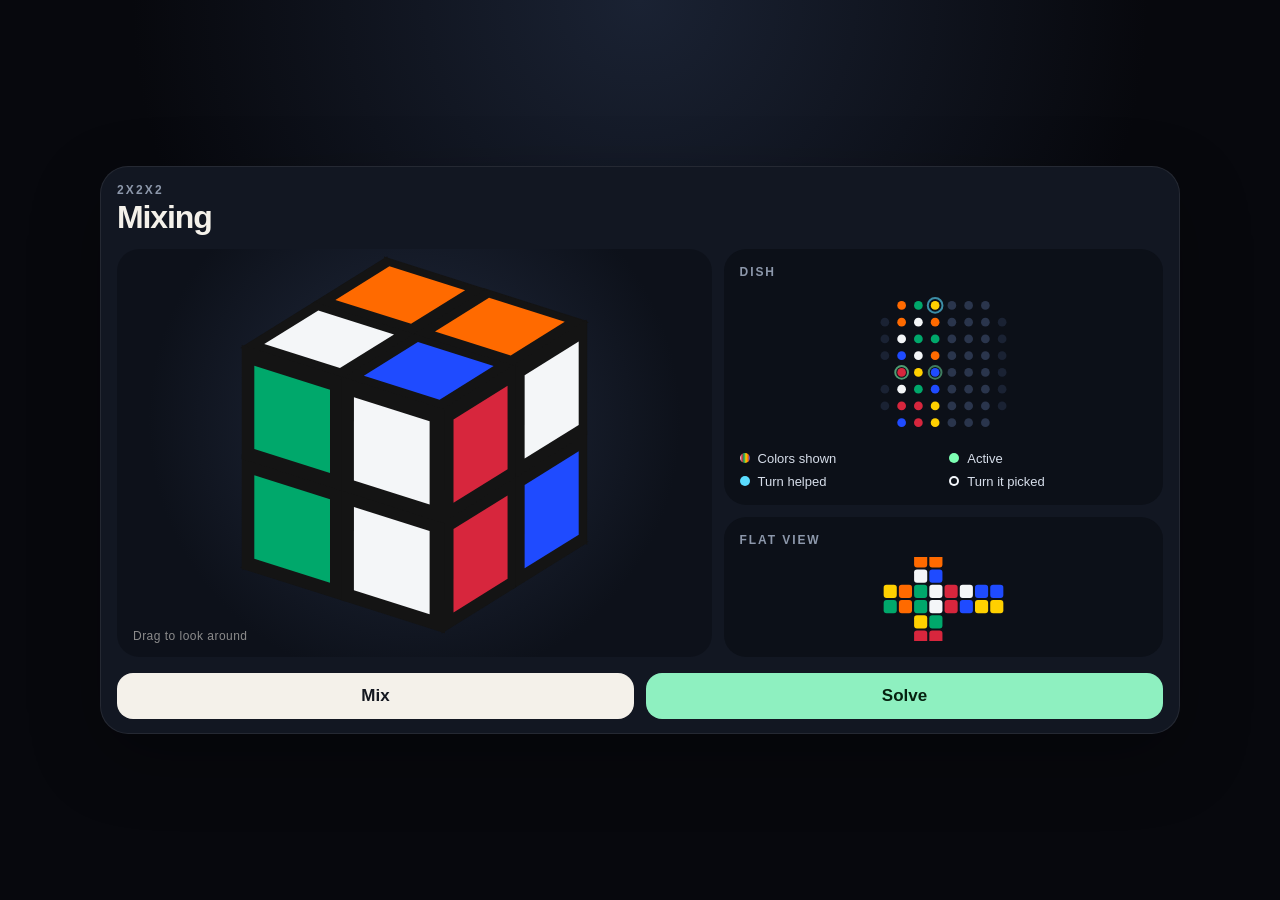
<file: Mika's attempt/web/preview.html>
<!DOCTYPE html>
<html lang="en">
<head>
    <meta charset="utf-8">
    <meta name="viewport" content="width=device-width, initial-scale=1">
    <title>2x2x2</title>
    <link rel="stylesheet" href="vis.css">
    <style>
        html, body {
            margin: 0;
            background:
                radial-gradient(circle at 50% 0%, #1a2233 0%, #07080d 46%);
            min-height: 100%;
        }
        body {
            display: grid;
            place-items: center;
            min-height: 100vh;
            padding: 12px;
            box-sizing: border-box;
        }
        .cube-board {
            width: min(1080px, 100%);
        }
    </style>
</head>
<body>
    <div id="host"></div>
    <script type="module">
        import { createVisualiser } from "./vis.mjs";

        const host = document.querySelector("#host");
        host.innerHTML = await (await fetch("./vis.html")).text();
        const visual = createVisualiser("preview", host);
        const packets = await (await fetch("./preview-sequence.json")).json();
        const params = new URLSearchParams(location.search);
        const hold = Number(params.get("hold") || packets.length);
        for (const packet of packets.slice(0, hold)) {
            visual.process("cube", 0, packet);
        }
        if (params.get("demo") === "1") {
            visual.process("cube", 1, {
                facelets: packets[0].facelets,
                move: "",
                label: "Waiting for the dish",
                detail: "Next turn: top face, clockwise.",
                note: "Loudest is right face, counterclockwise. That is not the next turn.",
                needed: "U",
                loudest: "R'",
                turns: 0,
                solved: false,
            });
            visual.process("cl_spikes", 2, { channel: 20 });
            visual.process("cl_stims", 3, { channel: 8 });
        }
        let frame = 0;
        function tick(now) {
            frame += 1;
            if (frame % 3 === 0) {
                const channel = 1 + Math.floor(Math.random() * 54);
                visual.process("cl_spikes", frame, { channel });
            }
            if (frame % 28 === 0) {
                visual.process("cl_stims", frame, { channel: 8 + (frame % 40) });
            }
            visual.draw(now);
            requestAnimationFrame(tick);
        }
        requestAnimationFrame(tick);
    </script>
</body>
</html>
</file>
<file: Mika's attempt/web/vis.css>
.cube-board {
    width: min(1080px, 100%);
    margin: 0 auto;
    padding: 16px 16px 14px;
    box-sizing: border-box;
    background: #121722;
    color: #f4f1ea;
    border: 1px solid rgba(255, 255, 255, 0.08);
    border-radius: 28px;
    box-shadow: 0 24px 70px rgba(0, 0, 0, 0.28);
    font-family: "Avenir Next", "Segoe UI", sans-serif;
}

.cube-kicker {
    margin: 0;
    font-size: 12px;
    font-weight: 600;
    letter-spacing: 0.18em;
    text-transform: uppercase;
    color: #8d98ab;
}

.cube-title {
    margin: 4px 0 0;
    font-size: 32px;
    line-height: 1.05;
    font-weight: 650;
    letter-spacing: -0.035em;
}

.cube-title.is-solved {
    color: #8ef0c0;
}

.cube-detail,
.cube-note {
    margin: 8px 0 0;
    max-width: 40rem;
}

.cube-detail {
    font-size: 18px;
    line-height: 1.35;
    color: #d7deea;
}

.cube-note {
    font-size: 15px;
    line-height: 1.4;
    color: #8d98ab;
}

.cube-detail:empty,
.cube-note:empty {
    display: none;
}

.cube-stage {
    display: grid;
    grid-template-columns: minmax(0, 1.15fr) minmax(220px, 0.85fr);
    gap: 12px;
    margin-top: 14px;
    align-items: stretch;
}

.cube-canvas-wrap {
    position: relative;
    min-height: 340px;
    background: radial-gradient(circle at 50% 42%, #222b3f 0%, #0d111a 70%);
    border-radius: 22px;
    overflow: hidden;
}

.cube-canvas,
.dish-canvas,
.net-canvas {
    width: 100%;
    height: 100%;
    display: block;
}

.cube-canvas {
    cursor: grab;
    touch-action: none;
}

.cube-canvas:active {
    cursor: grabbing;
}

.cube-hint {
    position: absolute;
    left: 16px;
    bottom: 14px;
    margin: 0;
    font-size: 12px;
    letter-spacing: 0.04em;
    color: rgba(244, 241, 234, 0.55);
    pointer-events: none;
}

.cube-side {
    display: flex;
    flex-direction: column;
    gap: 12px;
    min-width: 0;
}

.dish-card,
.net-card {
    background: #0c1018;
    border-radius: 22px;
    padding: 16px;
}

.dish-card {
    flex: 1;
    display: flex;
    flex-direction: column;
    min-height: 0;
}

.side-label {
    margin: 0 0 10px;
    font-size: 12px;
    font-weight: 600;
    letter-spacing: 0.16em;
    text-transform: uppercase;
    color: #8d98ab;
}

.dish-canvas {
    height: 150px;
}

.net-canvas {
    height: 84px;
}

.legend {
    list-style: none;
    display: grid;
    grid-template-columns: 1fr 1fr;
    gap: 8px 12px;
    margin: 12px 0 0;
    padding: 0;
    font-size: 13px;
    color: #d7deea;
}

.legend li {
    display: flex;
    align-items: center;
    gap: 8px;
}

.swatch {
    width: 10px;
    height: 10px;
    border-radius: 99px;
    flex: none;
}

.swatch.green {
    background: #7dffb3;
}

.swatch.blue {
    background: #5adcff;
}

.swatch.ring-white,
.swatch.ring-orange {
    background: transparent;
    box-sizing: border-box;
}

.swatch.ring-white {
    box-shadow: inset 0 0 0 2px #f4f7fb;
}

.swatch.colors {
    background: linear-gradient(90deg, #f4f6f8, #d7263d, #00a86b, #ffd000, #ff6a00, #1f4bff);
}

.cube-controls {
    display: flex;
    gap: 12px;
    margin-top: 16px;
}

.cube-controls button {
    flex: 1;
    height: 46px;
    border: 0;
    border-radius: 16px;
    font: 650 17px "Avenir Next", "Segoe UI", sans-serif;
    cursor: pointer;
}

.cube-controls button:disabled {
    opacity: 0.38;
    cursor: default;
}

.mix-button {
    background: #f4f1ea;
    color: #141820;
}

.solve-button {
    background: #8ef0c0;
    color: #06210f;
}

@media (max-width: 640px) {
    .cube-board {
        padding: 16px 14px 14px;
        border-radius: 0;
    }

    .cube-title {
        font-size: 28px;
    }

    .cube-stage {
        grid-template-columns: 1fr;
        height: auto;
    }

    .cube-canvas-wrap {
        aspect-ratio: 1 / 1;
        min-height: 0;
    }

    .dish-canvas {
        height: 200px;
    }
}
</file>
